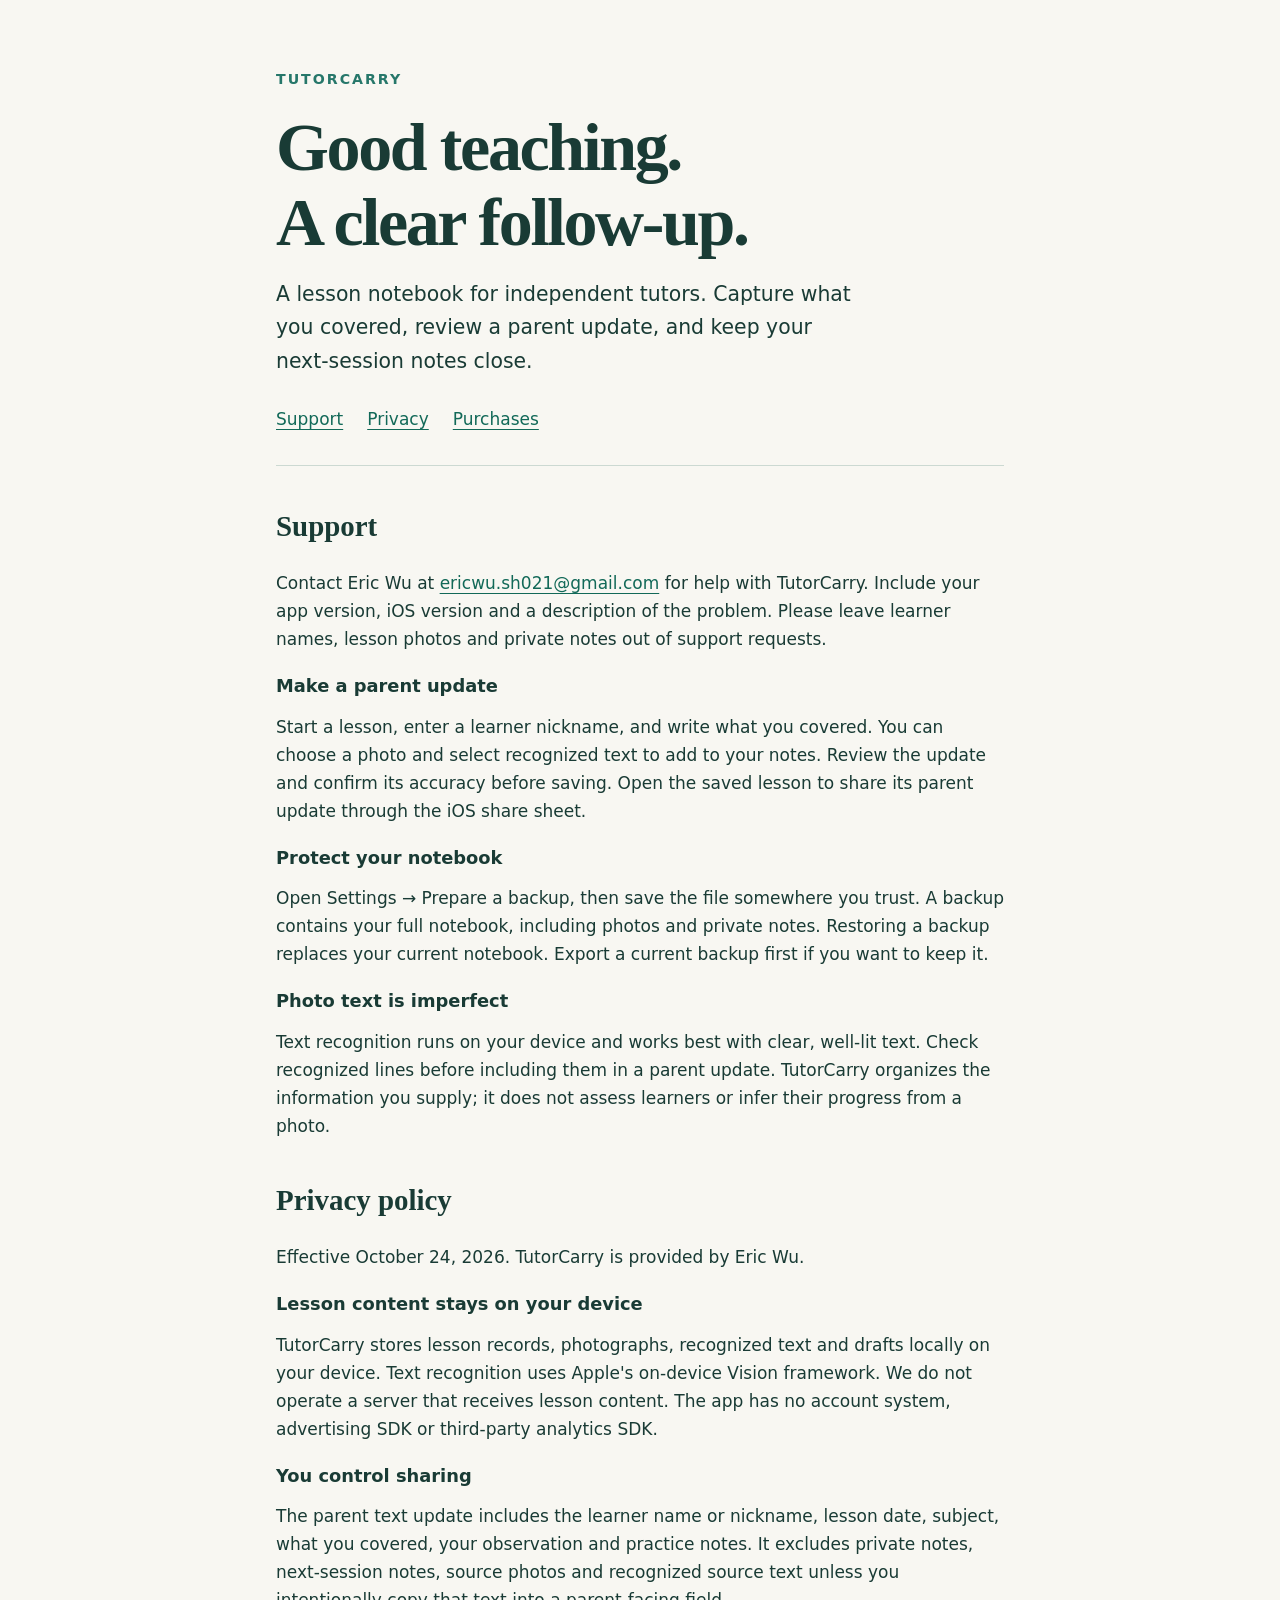
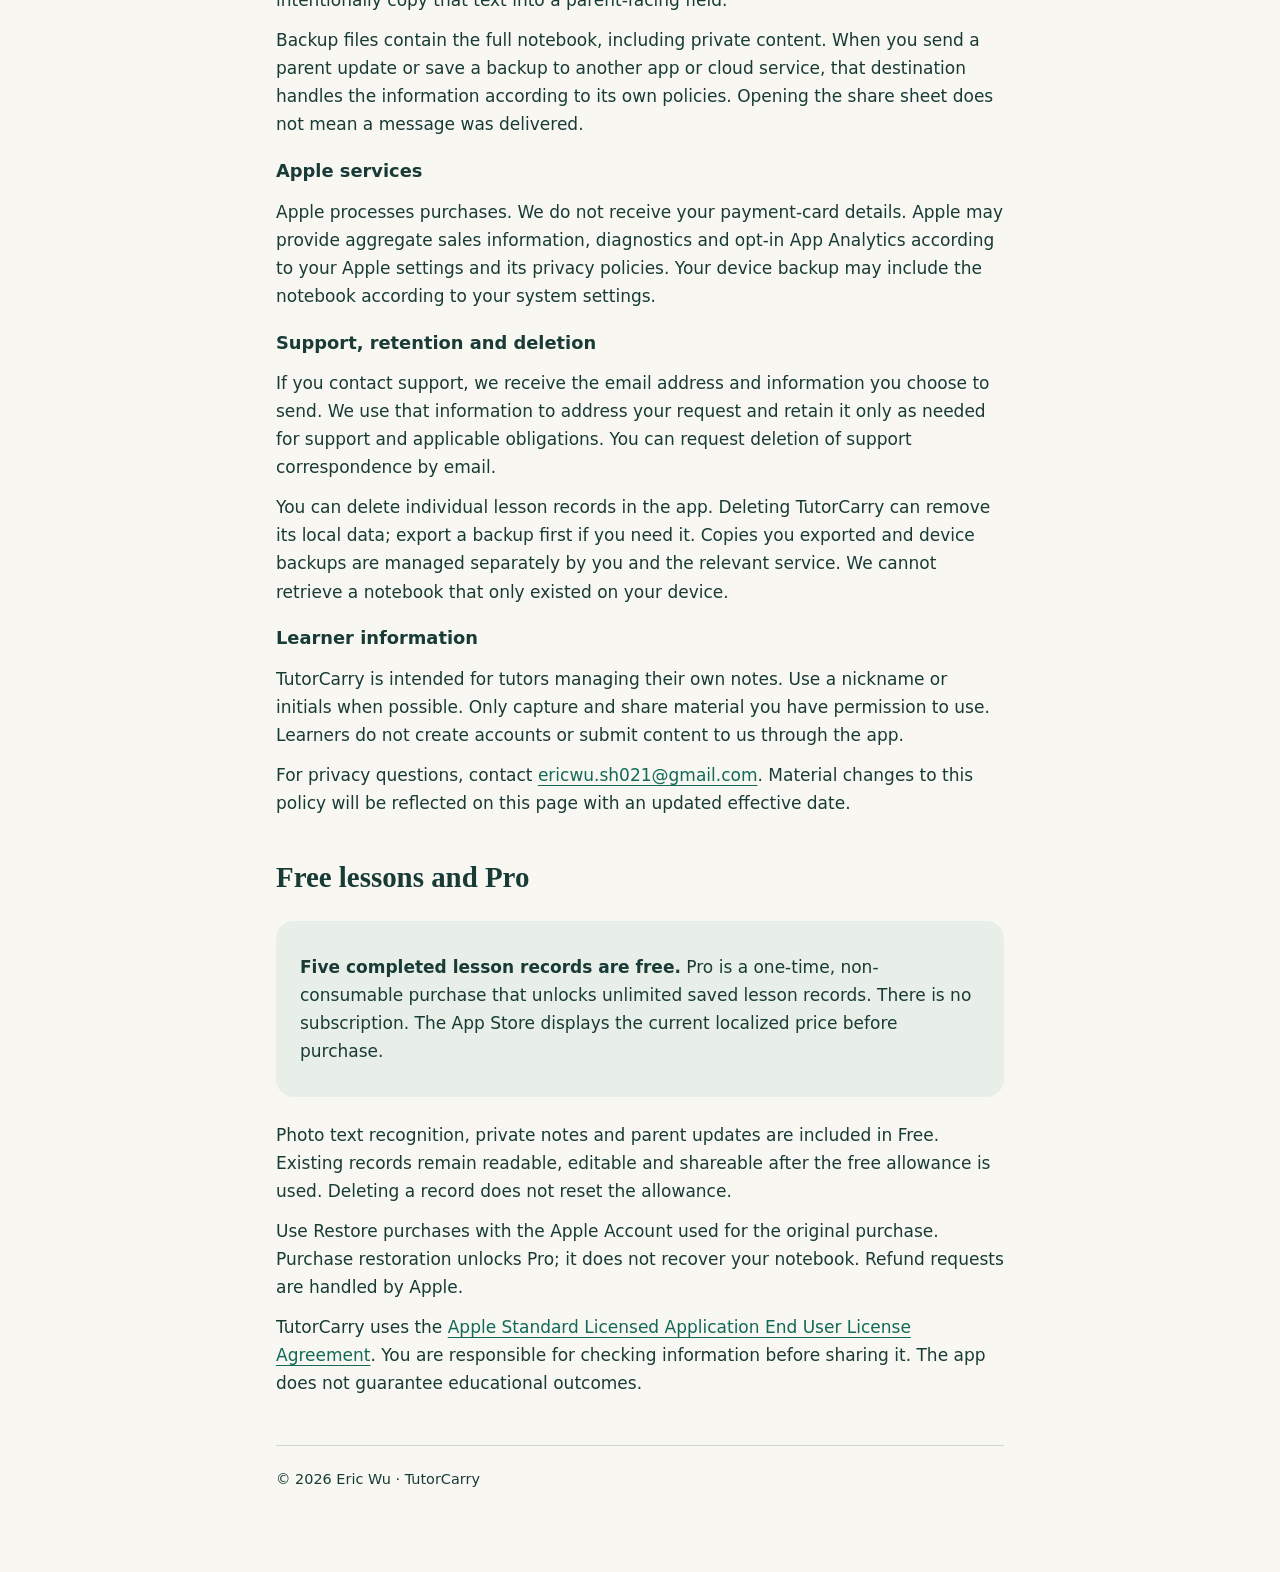
<file: tutorcarry/index.html>
<!doctype html>
<html lang="en"><head><meta charset="utf-8"><meta name="viewport" content="width=device-width,initial-scale=1"><meta name="color-scheme" content="light dark"><title>TutorCarry — Support & Privacy</title>
<style>:root{font:17px/1.65 system-ui,sans-serif;color:#193b35;background:#f8f7f2}*{box-sizing:border-box}body{margin:0}main{max-width:780px;margin:auto;padding:64px 26px 80px}header{border-bottom:1px solid #ccd9d2;padding-bottom:32px}small{letter-spacing:.14em;font-weight:650;color:#26776a}h1{font:600 clamp(2.5rem,8vw,4rem)/1.1 Georgia,serif;letter-spacing:-.035em;margin:18px 0}h2{font:600 1.7rem/1.3 Georgia,serif;margin-top:42px}h3{font-size:1.05rem;margin-bottom:6px}p{margin:12px 0}nav{display:flex;gap:24px;flex-wrap:wrap;margin-top:26px}a{color:#126958;text-underline-offset:4px}a:focus-visible{outline:3px solid #26776a;outline-offset:5px}.intro{font-size:1.2rem;max-width:590px}.card{background:#e8eee8;padding:20px 24px;border-radius:18px;margin:24px 0}footer{border-top:1px solid #ccd9d2;margin-top:48px;padding-top:22px;font-size:.85rem}@media(prefers-color-scheme:dark){:root{color:#edf2e9;background:#142720}a,small{color:#95d8c1}.card{background:#233b31}header,footer{border-color:#425b4f}}</style></head>
<body><main><header><small>TUTORCARRY</small><h1>Good teaching.<br>A clear follow-up.</h1><p class="intro">A lesson notebook for independent tutors. Capture what you covered, review a parent update, and keep your next-session notes close.</p><nav aria-label="Page sections"><a href="#support">Support</a><a href="#privacy">Privacy</a><a href="#purchase">Purchases</a></nav></header>
<section id="support"><h2>Support</h2><p>Contact Eric Wu at <a href="mailto:ericwu.sh021@gmail.com">ericwu.sh021@gmail.com</a> for help with TutorCarry. Include your app version, iOS version and a description of the problem. Please leave learner names, lesson photos and private notes out of support requests.</p>
<h3>Make a parent update</h3><p>Start a lesson, enter a learner nickname, and write what you covered. You can choose a photo and select recognized text to add to your notes. Review the update and confirm its accuracy before saving. Open the saved lesson to share its parent update through the iOS share sheet.</p>
<h3>Protect your notebook</h3><p>Open Settings → Prepare a backup, then save the file somewhere you trust. A backup contains your full notebook, including photos and private notes. Restoring a backup replaces your current notebook. Export a current backup first if you want to keep it.</p>
<h3>Photo text is imperfect</h3><p>Text recognition runs on your device and works best with clear, well-lit text. Check recognized lines before including them in a parent update. TutorCarry organizes the information you supply; it does not assess learners or infer their progress from a photo.</p></section>
<section id="privacy"><h2>Privacy policy</h2><p>Effective October 24, 2026. TutorCarry is provided by Eric Wu.</p>
<h3>Lesson content stays on your device</h3><p>TutorCarry stores lesson records, photographs, recognized text and drafts locally on your device. Text recognition uses Apple's on-device Vision framework. We do not operate a server that receives lesson content. The app has no account system, advertising SDK or third-party analytics SDK.</p>
<h3>You control sharing</h3><p>The parent text update includes the learner name or nickname, lesson date, subject, what you covered, your observation and practice notes. It excludes private notes, next-session notes, source photos and recognized source text unless you intentionally copy that text into a parent-facing field.</p><p>Backup files contain the full notebook, including private content. When you send a parent update or save a backup to another app or cloud service, that destination handles the information according to its own policies. Opening the share sheet does not mean a message was delivered.</p>
<h3>Apple services</h3><p>Apple processes purchases. We do not receive your payment-card details. Apple may provide aggregate sales information, diagnostics and opt-in App Analytics according to your Apple settings and its privacy policies. Your device backup may include the notebook according to your system settings.</p>
<h3>Support, retention and deletion</h3><p>If you contact support, we receive the email address and information you choose to send. We use that information to address your request and retain it only as needed for support and applicable obligations. You can request deletion of support correspondence by email.</p><p>You can delete individual lesson records in the app. Deleting TutorCarry can remove its local data; export a backup first if you need it. Copies you exported and device backups are managed separately by you and the relevant service. We cannot retrieve a notebook that only existed on your device.</p>
<h3>Learner information</h3><p>TutorCarry is intended for tutors managing their own notes. Use a nickname or initials when possible. Only capture and share material you have permission to use. Learners do not create accounts or submit content to us through the app.</p><p>For privacy questions, contact <a href="mailto:ericwu.sh021@gmail.com">ericwu.sh021@gmail.com</a>. Material changes to this policy will be reflected on this page with an updated effective date.</p></section>
<section id="purchase"><h2>Free lessons and Pro</h2><div class="card"><p><strong>Five completed lesson records are free.</strong> Pro is a one-time, non-consumable purchase that unlocks unlimited saved lesson records. There is no subscription. The App Store displays the current localized price before purchase.</p></div><p>Photo text recognition, private notes and parent updates are included in Free. Existing records remain readable, editable and shareable after the free allowance is used. Deleting a record does not reset the allowance.</p><p>Use Restore purchases with the Apple Account used for the original purchase. Purchase restoration unlocks Pro; it does not recover your notebook. Refund requests are handled by Apple.</p><p>TutorCarry uses the <a href="https://www.apple.com/legal/internet-services/itunes/dev/stdeula/">Apple Standard Licensed Application End User License Agreement</a>. You are responsible for checking information before sharing it. The app does not guarantee educational outcomes.</p></section>
<footer>© 2026 Eric Wu · TutorCarry</footer></main></body></html>
</file>
